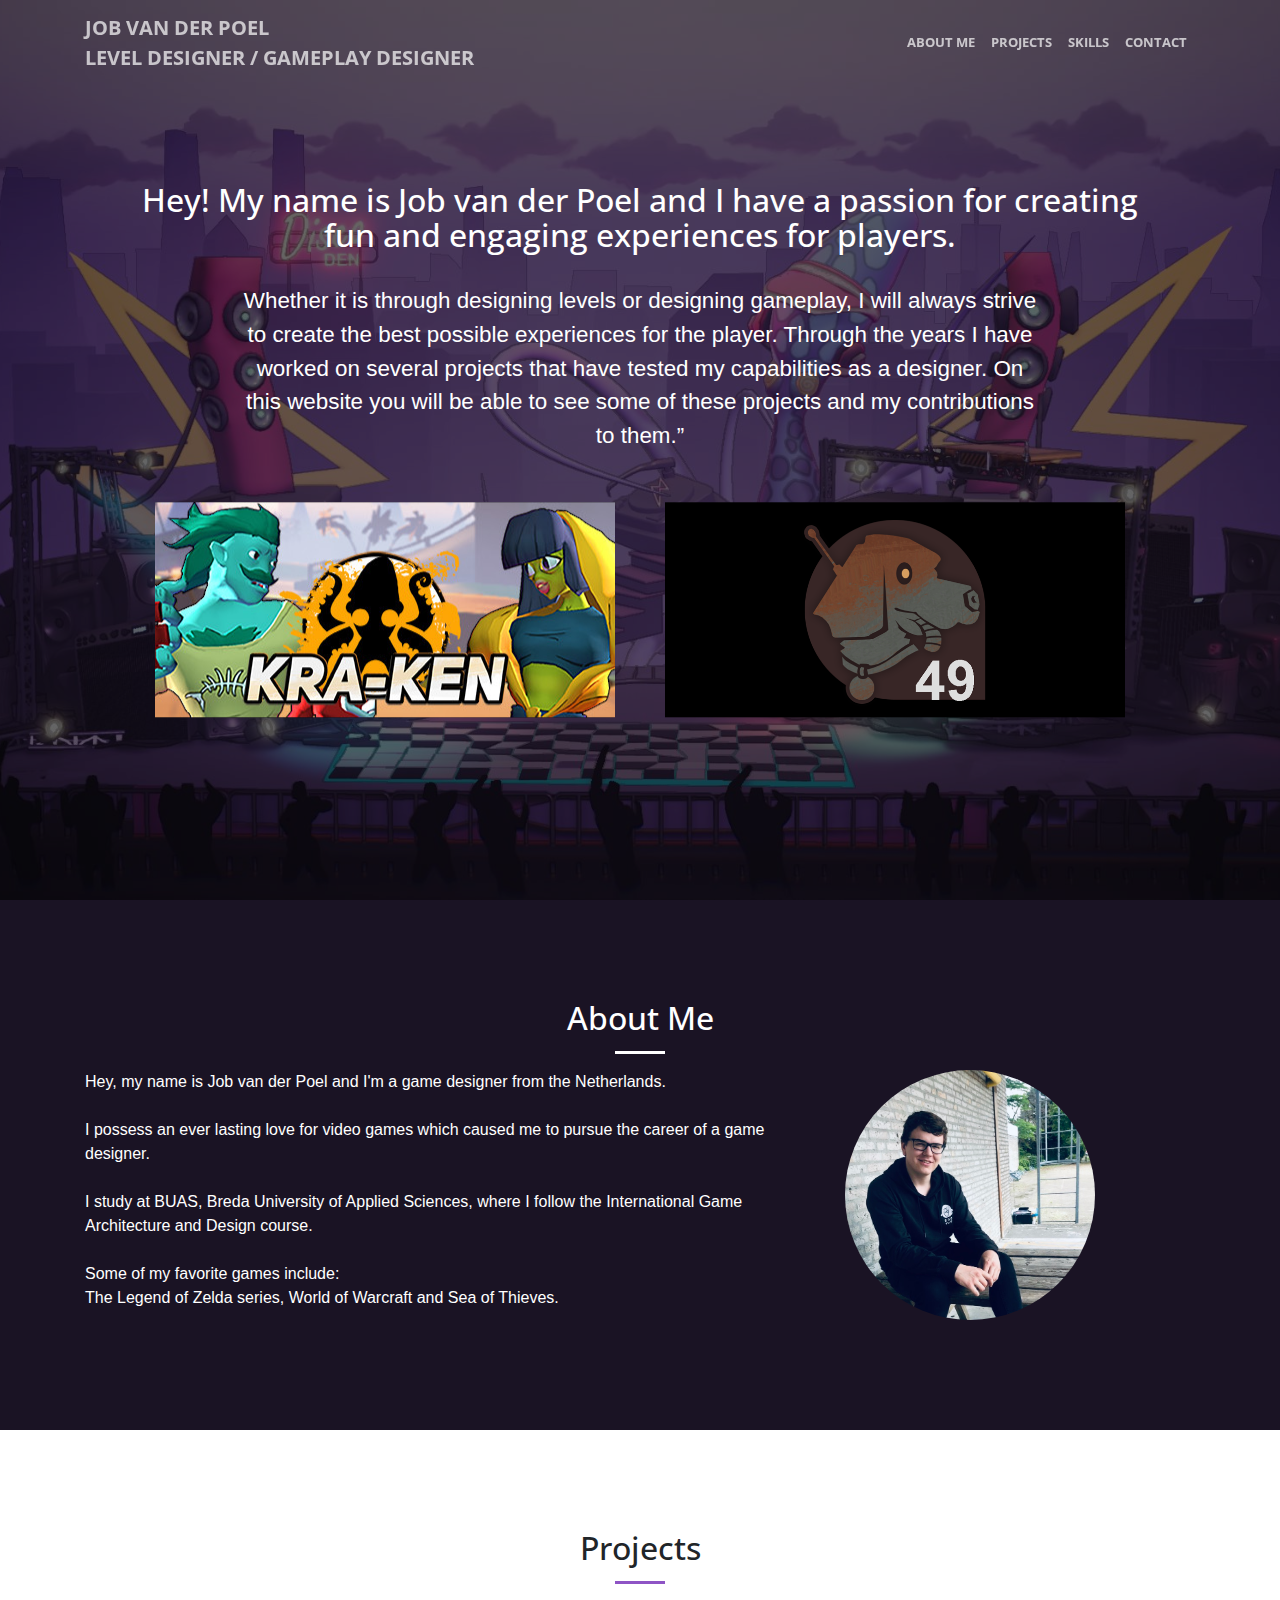
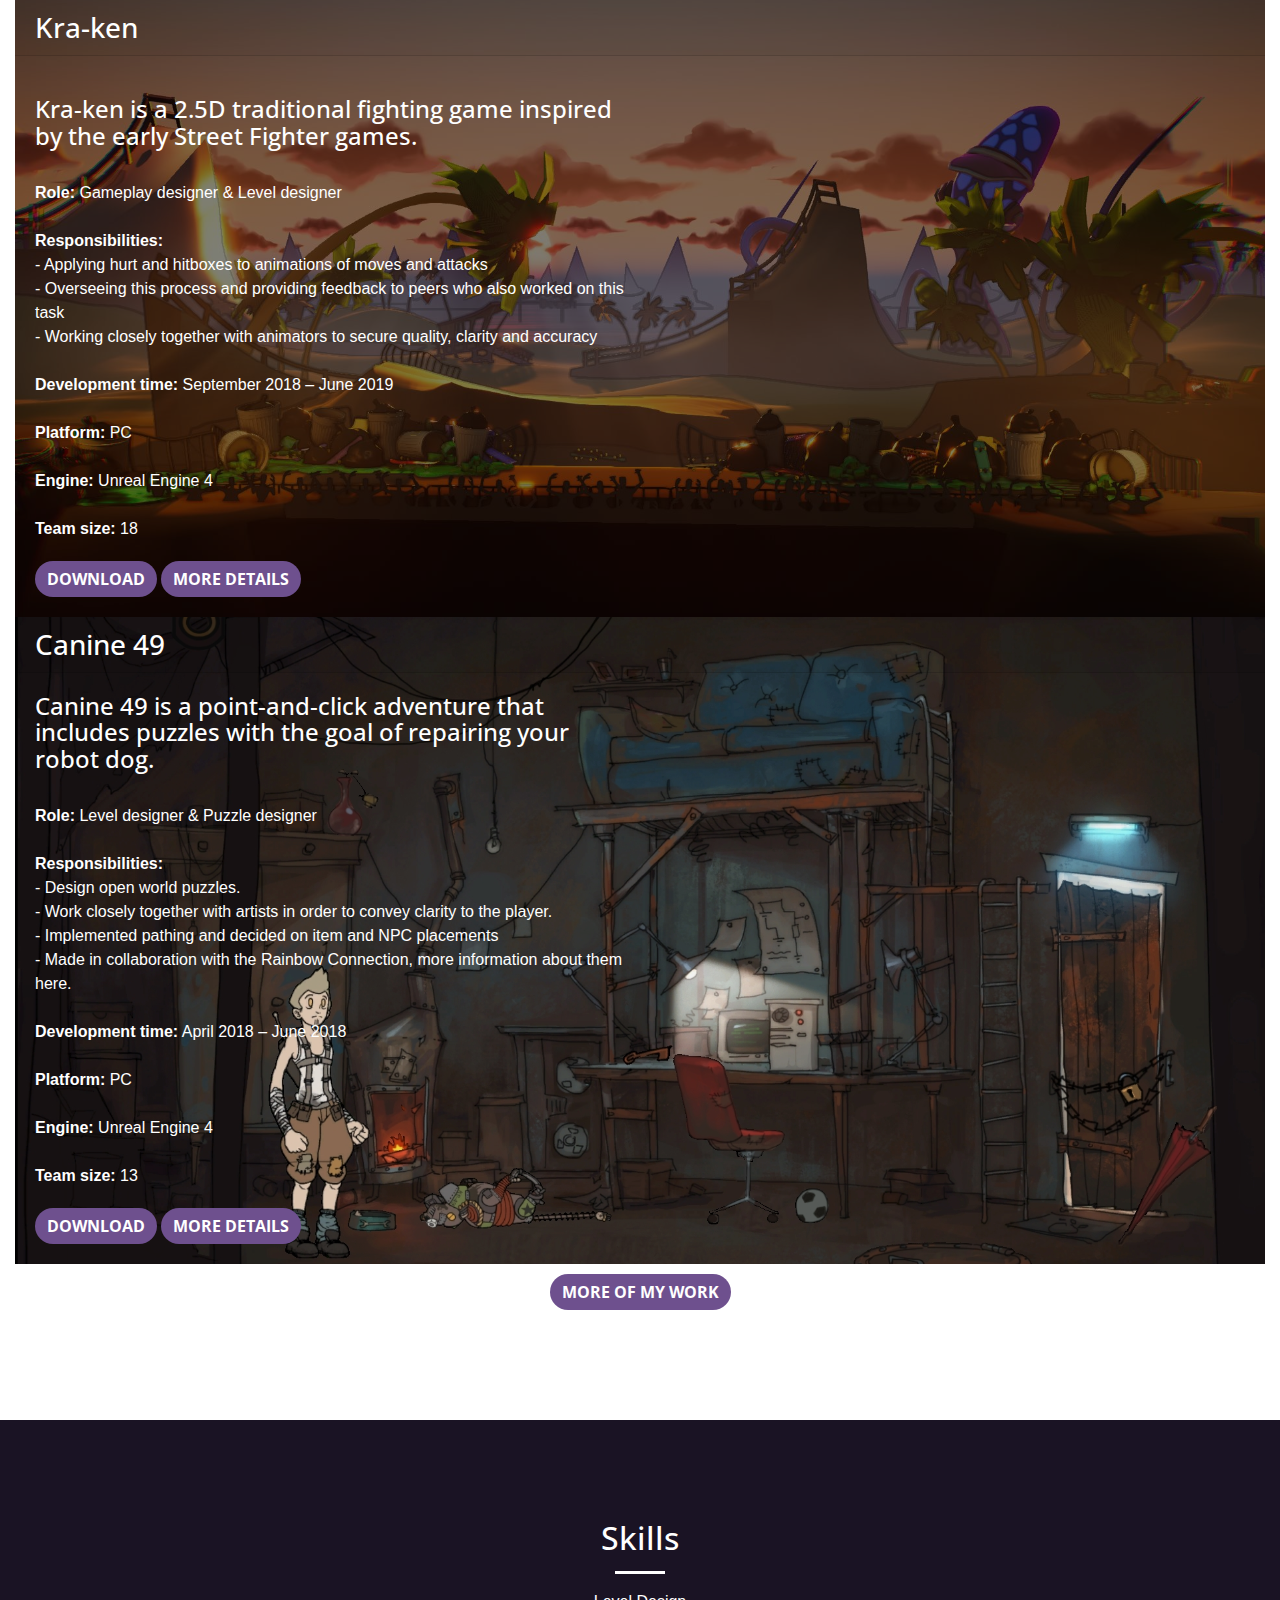
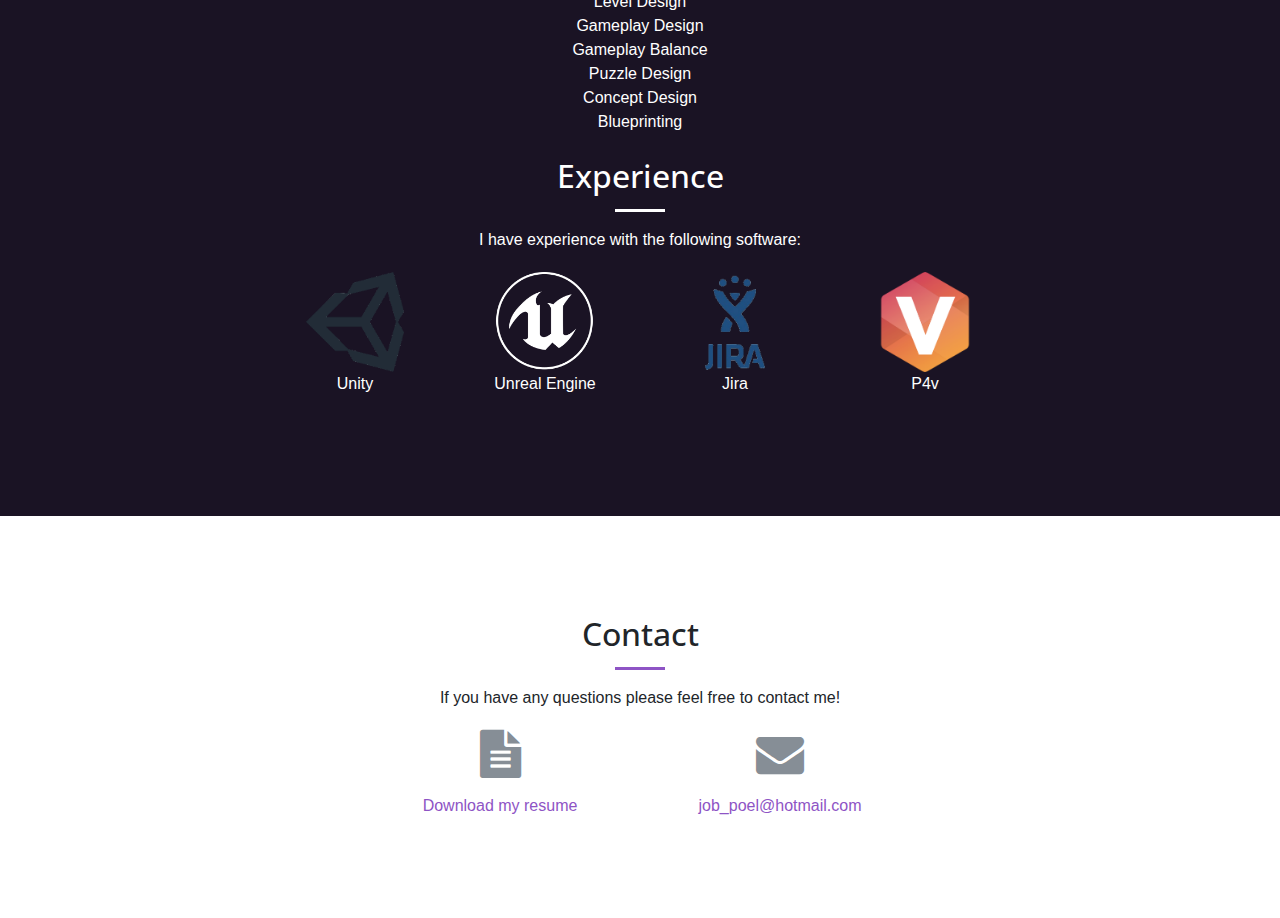
<file: index.html>
<!doctype html>
<html lang="en">

<head>

    <meta charset="utf-8">
    <meta name="viewport" content="width=device-width, initial-scale=1, shrink-to-fit=no">
    <meta name="description" content="">
    <meta name="author" content="">

    <title>Job van der Poel - Developer</title>

    <!-- Bootstrap core CSS -->
    <link href="vendor/bootstrap/css/bootstrap.min.css" rel="stylesheet">

    <!-- Custom fonts for this template -->
    <link href="vendor/font-awesome/css/font-awesome.min.css" rel="stylesheet" type="text/css">
    <link href='https://fonts.googleapis.com/css?family=Open+Sans:300italic,400italic,600italic,700italic,800italic,400,300,600,700,800' rel='stylesheet' type='text/css'>
    <link href='https://fonts.googleapis.com/css?family=Merriweather:400,300,300italic,400italic,700,700italic,900,900italic' rel='stylesheet' type='text/css'>

    <!-- Plugin CSS -->
    <link href="vendor/magnific-popup/magnific-popup.css" rel="stylesheet">

    <link href="index.min.css" rel="stylesheet">

    <!-- Custom styles for this template -->
    <link href="css/creative.css" rel="stylesheet">

    <!-- Icon style sheet -->
    <link rel="stylesheet" href="https://cdnjs.cloudflare.com/ajax/libs/font-awesome/4.7.0/css/font-awesome.min.css">
    <link rel="shortcut icon" type="image/x-icon" href="favicon.ico" />

</head>

<body id="page-top">

    <!-- Navigation -->
    <nav class="navbar navbar-expand-lg navbar-light fixed-top" id="mainNav">
        <div class="container">
            <a class="navbar-brand js-scroll-trigger" href="#page-top">Job van der Poel<br/>Level designer / gameplay designer</a>
            <button class="navbar-toggler navbar-toggler-right" type="button" data-toggle="collapse" data-target="#navbarResponsive" aria-controls="navbarResponsive" aria-expanded="false" aria-label="Toggle navigation">
                <span class="navbar-toggler-icon"></span>
            </button>
            <div class="collapse navbar-collapse" id="navbarResponsive">
                <ul class="navbar-nav ml-auto">
                    <li class="nav-item">
                        <a class="nav-link js-scroll-trigger" href="#about">About me</a>
                        <li class="nav-item">
                            <a class="nav-link js-scroll-trigger" href="#projects">Projects</a>
                        </li>
                        <li class="nav-item">
                            <a class="nav-link js-scroll-trigger" href="#skills">Skills</a>
                        </li>
                        <li class="nav-item">
                            <a class="nav-link js-scroll-trigger" href="#contact">Contact</a>
                        </li>
                </ul>
            </div>
        </div>
    </nav>

    <header class="masthead">
        <div class="header-content">
            <div class="header-content-inner">
                <h2>Hey! My name is Job van der Poel and I have a passion for creating fun and engaging experiences for players.</h2><br/>
                <p class="header-content-inner-text">
                    
                    Whether it is through designing levels or designing gameplay, I will always strive to create the best possible
                    experiences for the player.
                    Through the years I have worked on several projects that have tested my capabilities as a designer. On this website you
                    will be able to see some of these projects and my contributions to them.”
                </p>
                <div class="header-content-inner-icons">
                    <div class="header-content-inner-icons-icon">
                        <a href="/projects/kraken.html">
                            <img src="img/portfolio/icons/KrakenIcon.jpg" alt="" class="icon">
                        </a>
                    </div>
                    <div class="header-content-inner-icons-icon">
                        <a style="display: inline-block; width: 100%; height: 100%;" href="/projects/canine.html">
                            <img src="img/portfolio/icons/Canine49Icon.png" alt="" class="icon">
                        </a>
                    </div>
                </div>
            </div>
        </div>
    </header>

    <section class="bg-primary" id="about">
        <div class="container">
            <div class="row">
                <div class="col-lg-8 mx-auto text-center">
                    <h2 class="section-heading text-white">About Me</h2>
                    <hr class="light">
                </div>
            </div>
            <div class="row">
              <div class="col-md-8">
                  <p class="text-white">Hey, my name is Job van der Poel and I'm a game designer from the Netherlands.
                      <br>
                      <br> I possess an ever lasting love for video games which caused me to pursue the career of a game designer.
                      <br>
                      <br> I study at BUAS, Breda University of Applied Sciences, where I follow the International Game Architecture and Design course.
                      <br>
                      <br> Some of my favorite games include:
                      <br> The Legend of Zelda series, World of Warcraft and Sea of Thieves.</p>
              </div>
              <div class="col-md-4">
                  <div class="img-me"></div>
              </div>
            </div>
        </div>
    </section>
    <section id="projects" class="container-fluid">

        <div class="container">
            <div class="row">
                <div class="col-lg-12 text-center">
                    <h2 class="section-heading">Projects</h2>
                    <hr class="primary">
                </div>
            </div>
        </div>


      <div class="accordion" id="accordionExample">

        <div class="card project1">
          <div class="card-header">
            <h3 data-toggle="collapse">Kra-ken</h3>
          </div>
      
          <div id="collapse1" class="collapse show">
            <div class="card-body">
              <div class="row">
                <div class="col-md-6">
                  <p>
                    <h4>Kra-ken is a 2.5D traditional fighting game inspired by the early Street Fighter games. </h4><br/>
                    <b>Role:</b> Gameplay designer & Level designer <br/><br />
                    <b>Responsibilities:</b><br/>
                    - Applying hurt and hitboxes to animations of moves and attacks </br>
                    - Overseeing this process and providing feedback to peers who also worked on this task </br>
                    - Working closely together with animators to secure quality, clarity and accuracy </br><br />
                    <b>Development time:</b> September 2018 – June 2019<br/><br />
                    <b>Platform:</b> PC <br/><br />
                    <b>Engine:</b> Unreal Engine 4<br/><br />
                    <b>Team size:</b> 18
                  </p>
                  <a class="btn btn-primary" href="https://store.steampowered.com/app/1105560" target="_blank">download</a>
                  <a class="btn btn-primary" href="projects/kraken.html" target="_blank">more details</a>
                </div>
                <div class="col-md-6">
                  <iframe style="width: 100%" height="500" src="https://www.youtube-nocookie.com/embed/xLhc5JPQ5pY" frameborder="0" allow="accelerometer; autoplay; encrypted-media; gyroscope; picture-in-picture" allowfullscreen></iframe>
                </div>
              </div>
            </div>
          </div>
        </div>
        <div class="card project2">
          <div class="card-header">
            <h3 class="collapsed" >Canine 49</h3>
          </div>
          <div id="collapse2" class="collapse show">
            <div class="card-body">
              <div class="row">
                <div class="col-md-6">
                  <h4>Canine 49 is a point-and-click adventure that includes puzzles with the goal of repairing your robot dog.</h4><br/>
                  <p>
                    <b>Role:</b> Level designer & Puzzle designer <br/><br/>
                    <b>Responsibilities:</b><br/>
                        - Design open world puzzles. <br/>
                        - Work closely together with artists in order to convey clarity to the player. <br/>
                        - Implemented pathing and decided on item and NPC placements <br/>
                        - Made in collaboration with the Rainbow Connection, more information about them here. <br/><br/>
                    <b>Development time:</b> April 2018 – June 2018<br/><br/>
                    <b>Platform:</b> PC <br/><br/>
                    <b>Engine:</b> Unreal Engine 4<br/><br/>
                    <b>Team size:</b> 13
                  </p>
                  <a class="btn btn-primary" href="https://igad.itch.io/canine-49" target="_blank">download</a>
                  <a class="btn btn-primary" href="projects/canine.html" target="_blank">more details</a>

                </div>
                <div class="col-md-6">
                  <iframe style="width: 100%" height="500" src="https://www.youtube-nocookie.com/embed/UAegbnj9N50" frameborder="0" allow="accelerometer; autoplay; encrypted-media; gyroscope; picture-in-picture" allowfullscreen></iframe>
                </div>
              </div>
            </div>
          </div>
        </div>
      </div>
      <div style="text-align: center"><a style="margin: 10px" class="btn btn-primary" href="/projects.html">More of my work</a></div>
    </section>
    <section id="skills" class="bg-primary">
        <div class="container">
            <div class="row">
                <div class="col-lg-8 mx-auto text-center">
                    <h2 class="section-heading text-white"> Skills</h2>
                    <hr class="light">
                    <ul class="list-group text-white">
                        <li>Level Design </li>
                        <li>Gameplay Design</li>
                        <li>Gameplay Balance</li>
                        <li>Puzzle Design</li>
                        <li>Concept Design</li>
                        <li>Blueprinting</li>
                    </ul>
                </div>
            </div>
        </div>
        <br>
        <div class="container">
            <div class="row">
                <div class="col-lg-8 mx-auto text-center">
                    <h2 class="section-heading text-white">Experience</h2>
                    <hr class="light">
                    <p class="text-white">I have experience with the following software:</p>
                    <div class="row">
                        <div class="col">
                            <img class="softwareImg" src="img/portfolio/icons/Unity.png" />
                            <p class="text-white">Unity</p>
                        </div> 
                        <div class="col">
                            <img class="softwareImg" src="img/portfolio/icons/UE4.png" />
                            <p class="text-white">Unreal Engine</p>
                        </div>
                        <div class="col">
                            <img class="softwareImg" src="img/portfolio/icons/Jira.png" />
                            <p class="text-white">Jira</p>
                        </div>
                        <div class="col">
                            <img class="softwareImg" src="img/portfolio/icons/P4V.png" />
                            <p class="text-white">P4v</p>
                        </div>    
                    </div>
                </div>
            </div>
        </div>
    </section>

    <section id="contact">
        <div class="container">
            <div class="row">
                <div class="col-lg-8 mx-auto text-center">
                    <h2 class="section-heading">Contact</h2>
                    <hr class="primary">
                    <p>If you have any questions please feel free to contact me!</p>
                </div>
            </div>
            <div class="row text-center">
                <div class="col-lg-6 text-right">
                  <div class="text-center" style="width:250px;float:right">
                      <i class="fa fa-file-text fa-3x mb-3 text-muted"></i>
                      <a class="d-block" target="_blank" href="documents/CV.pdf">Download my resume</a>
                  </div>
                </div>
                <div class="col-lg-6 text-left">
                  <div class="text-center" style="width:250px">
                      <i class="fa fa-envelope fa-3x mb-3 text-muted"></i>
                      <a class="d-block" href="job_poel@hotmail.com">job_poel@hotmail.com</a>
                  </div>
                </div>
              </div>
        </div>
    </section>

    <!-- Bootstrap core JavaScript -->
    <script src="vendor/jquery/jquery.min.js"></script>
    <script src="vendor/popper/popper.min.js"></script>
    <script src="vendor/bootstrap/js/bootstrap.min.js"></script>

    <!-- Plugin JavaScript -->
    <script src="vendor/jquery-easing/jquery.easing.min.js"></script>
    <script src="vendor/scrollreveal/scrollreveal.min.js"></script>
    <script src="vendor/magnific-popup/jquery.magnific-popup.min.js"></script>

    <!-- Custom scripts for this template -->
    <script src="js/creative.js"></script>

</body>

</html>
</file>
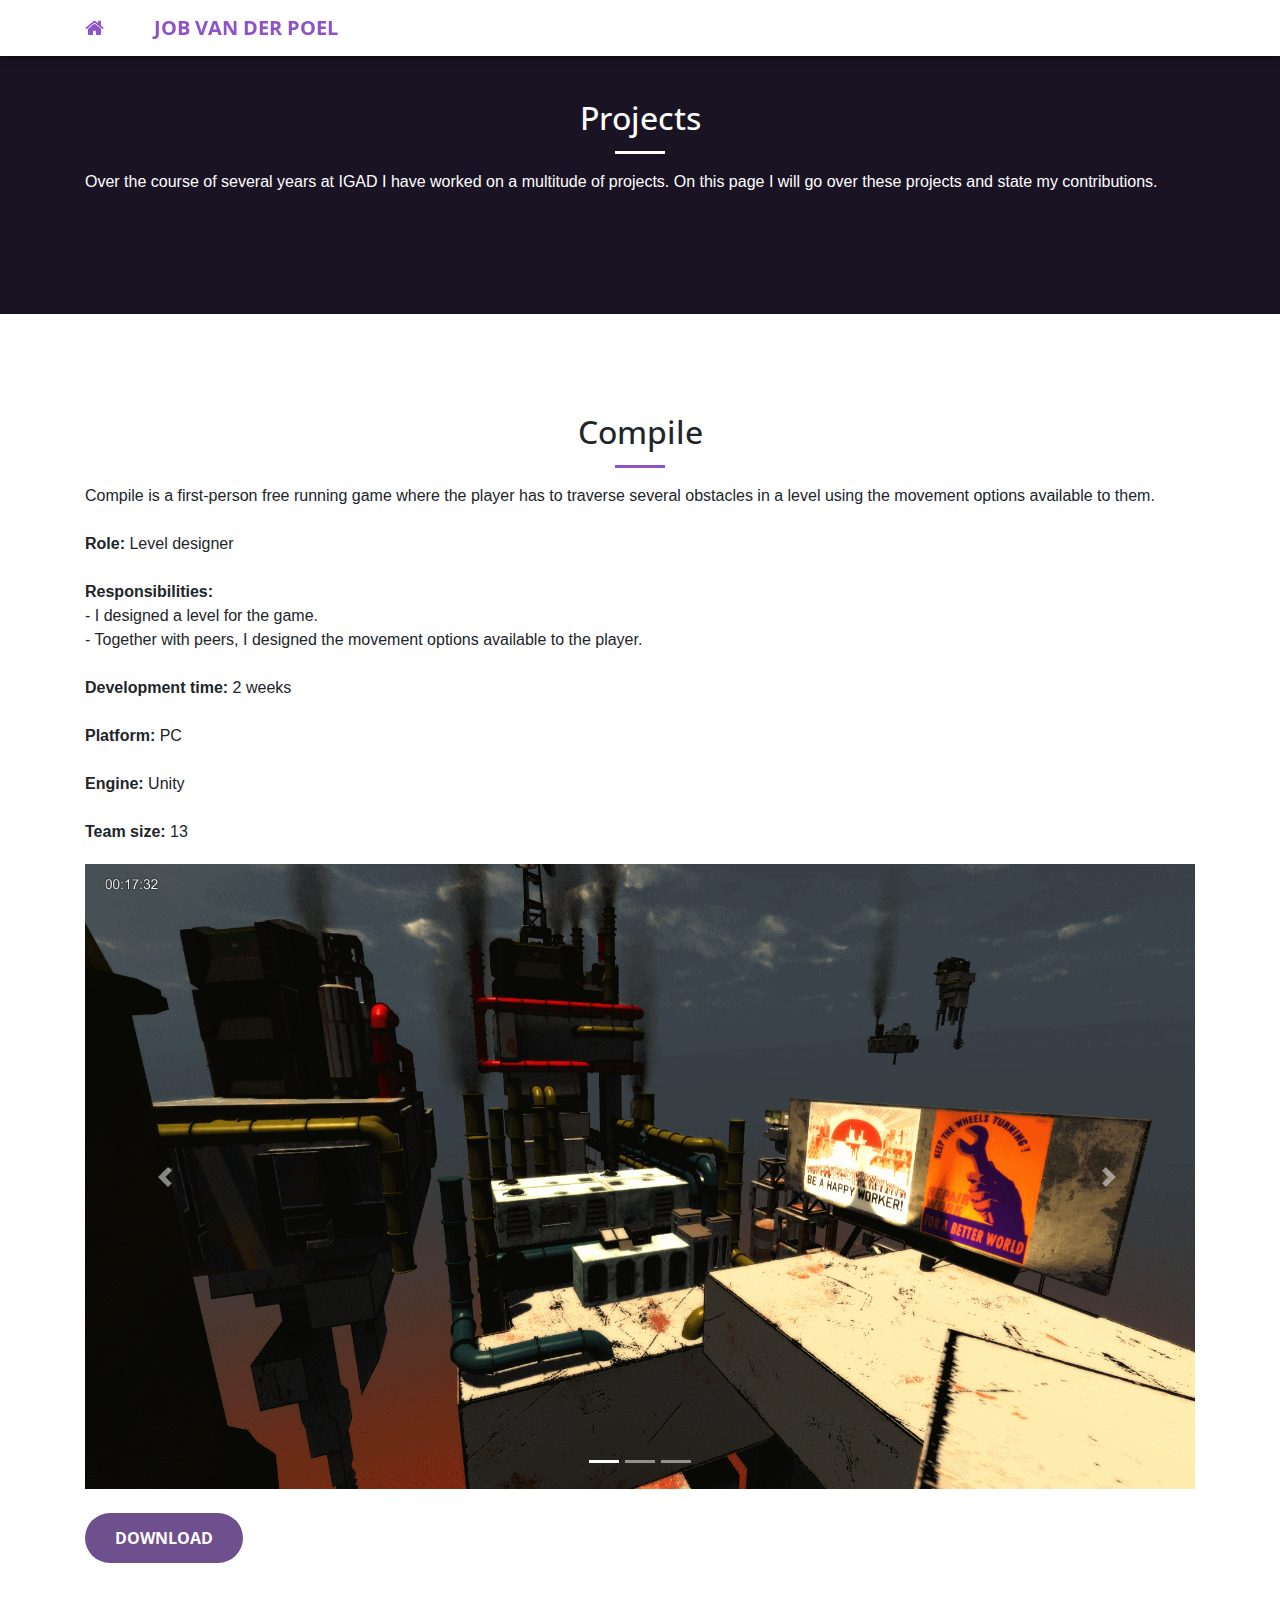
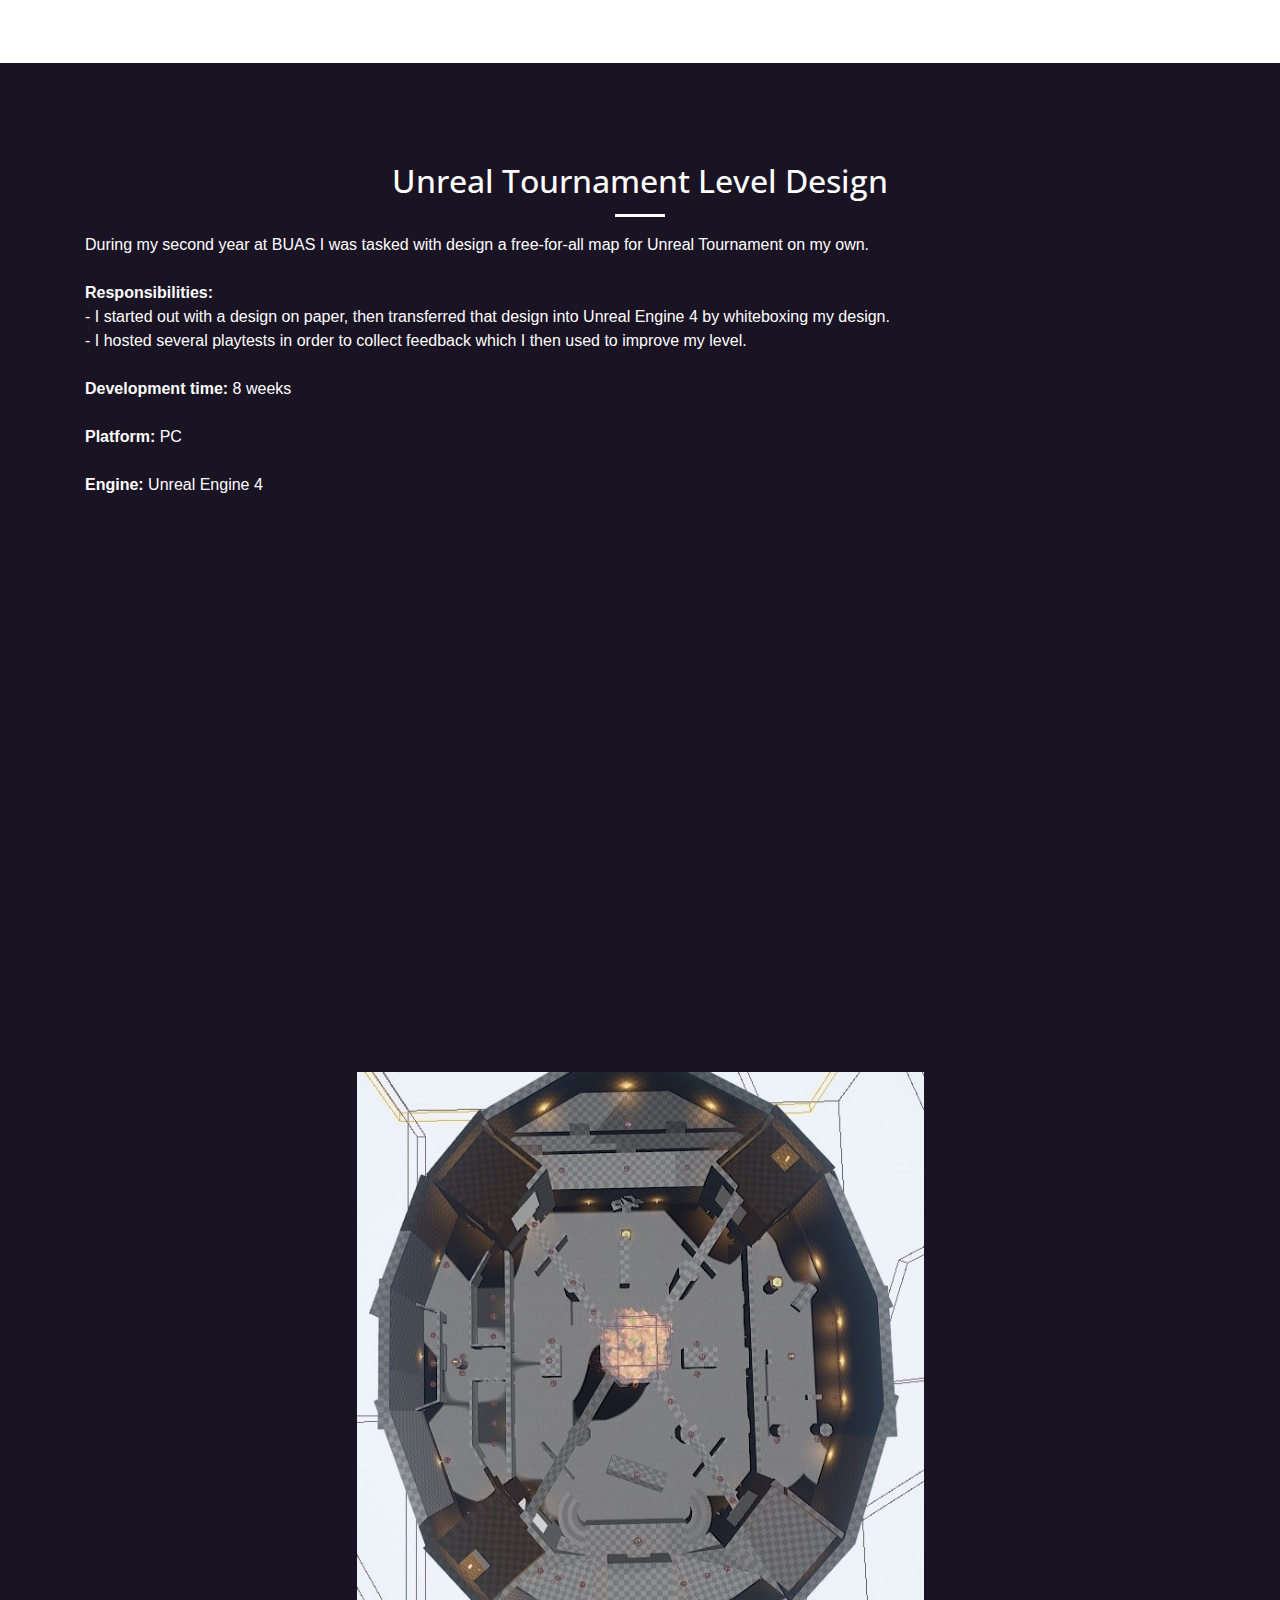
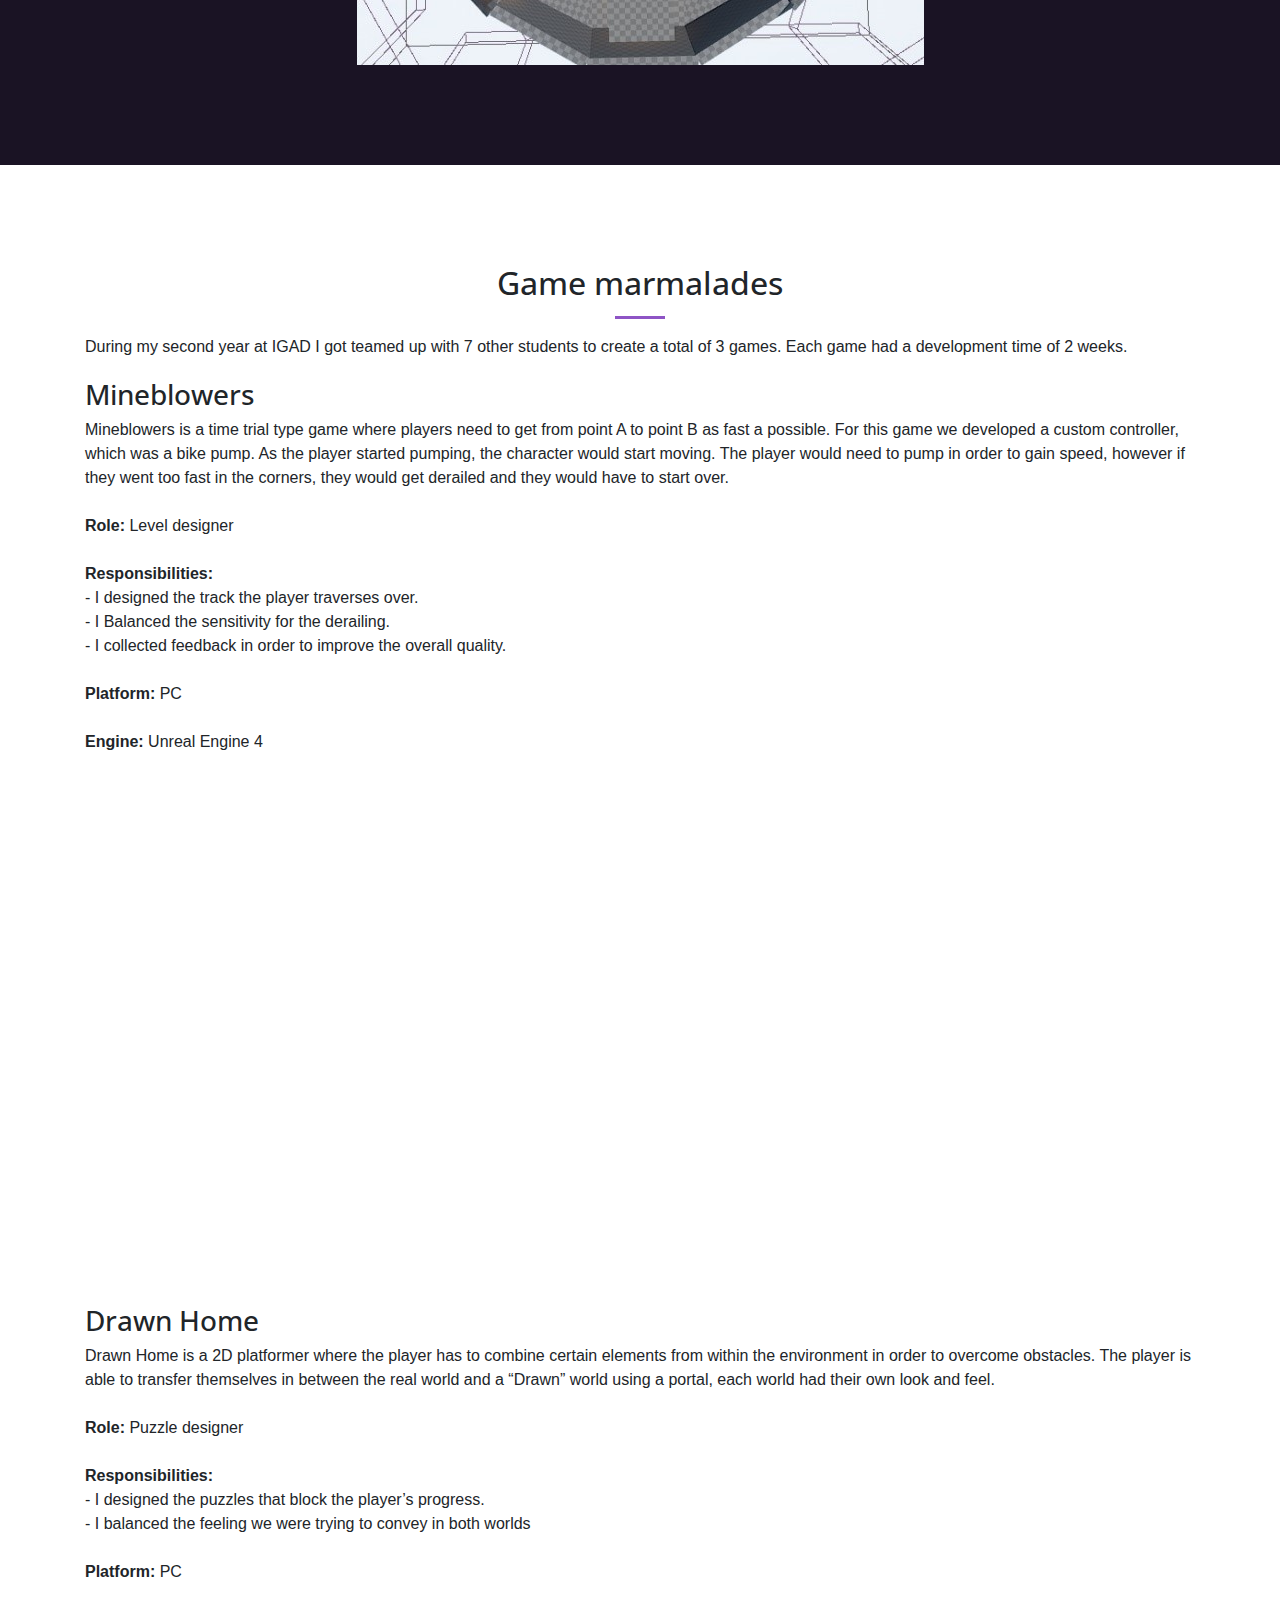
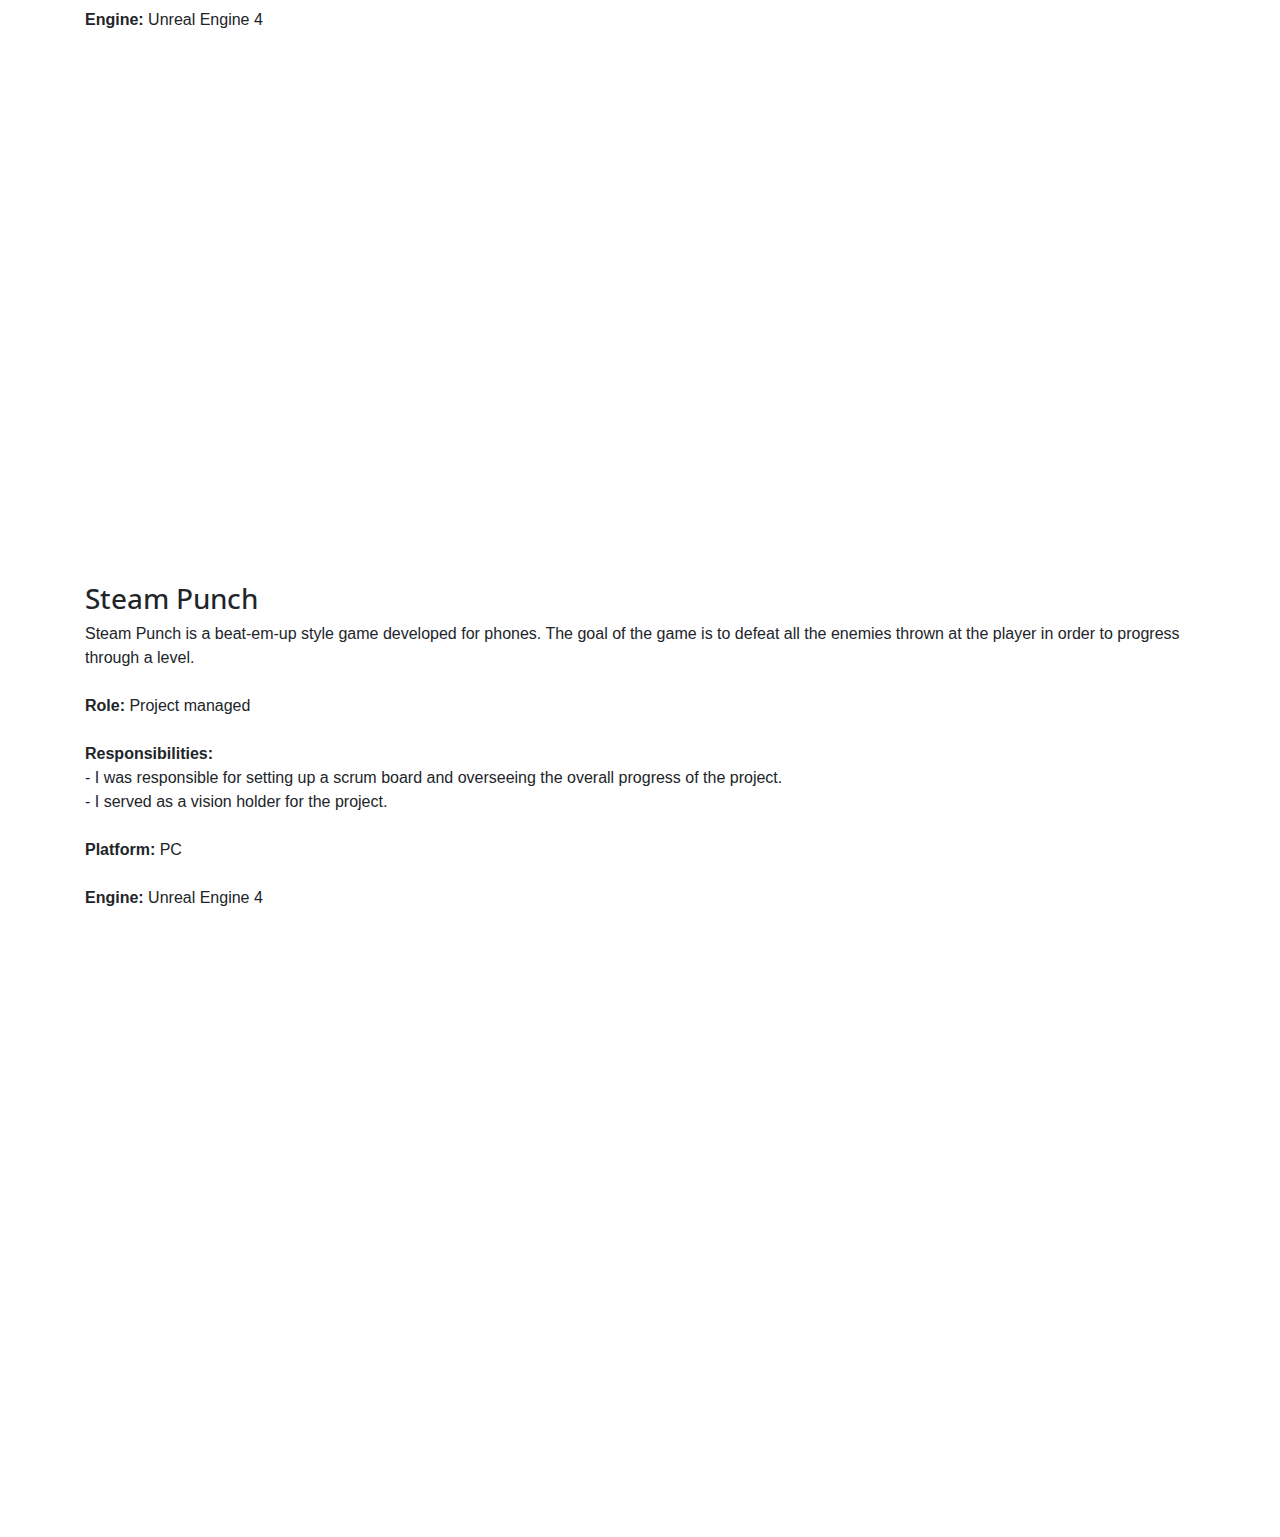
<file: projects.html>
<!DOCTYPE html>
<html lang="en">
<head>
    <meta charset="utf-8">
    <meta name="viewport" content="width=device-width, initial-scale=1, shrink-to-fit=no">
    <meta name="description" content="">
    <meta name="author" content="">

    <title>Job van der Poel - Projects</title>

    <!-- Bootstrap core CSS -->
    <link href="vendor/bootstrap/css/bootstrap.min.css" rel="stylesheet">

    <!-- Custom fonts for this template -->
    <link href="vendor/font-awesome/css/font-awesome.min.css" rel="stylesheet" type="text/css">
    <link
        href='https://fonts.googleapis.com/css?family=Open+Sans:300italic,400italic,600italic,700italic,800italic,400,300,600,700,800'
        rel='stylesheet' type='text/css'>
    <link
        href='https://fonts.googleapis.com/css?family=Merriweather:400,300,300italic,400italic,700,700italic,900,900italic'
        rel='stylesheet' type='text/css'>

    <!-- Plugin CSS -->
    <link href="vendor/magnific-popup/magnific-popup.css" rel="stylesheet">

    <link href="index.css" rel="stylesheet">

    <!-- Custom styles for this template -->
    <link href="css/creative.css" rel="stylesheet">

    <!-- Icon style sheet -->
    <link rel="stylesheet" href="https://cdnjs.cloudflare.com/ajax/libs/font-awesome/4.7.0/css/font-awesome.min.css">
    <link rel="shortcut icon" type="image/x-icon" href="favicon.ico" />
</head>
<body>
        <!-- Navigation -->
    <nav class="navbar navbar-expand-lg navbar-light fixed-top" id="projectsNav">
        <div id="projects-container" class="container">
            <a class="navbar-brand" style="margin-right: 50px" href="/"><i class="fa fa-home"></i></a>
            <a class="navbar-brand" href="/">Job van der Poel</a>
            <button class="navbar-toggler navbar-toggler-right" type="button" data-toggle="collapse"
                data-target="#navbarResponsive" aria-controls="navbarResponsive" aria-expanded="false"
                aria-label="Toggle navigation">
                <span class="navbar-toggler-icon"></span>
            </button>
            <div class="collapse navbar-collapse" id="navbarResponsive">
                <ul class="navbar-nav ml-auto">
                </ul>
            </div>
        </div>
    </nav>
    <section class="bg-primary" id="about">
        <div class="container">
            <div class="row">
                <div class="col-lg-8 mx-auto text-center">
                    <h2 class="section-heading text-white">Projects</h2>
                    <hr class="light">
                </div>
            </div>
            <div class="row">
                <div class="col-md-12">
                    <p class="text-white">
                        Over the course of several years at IGAD I have worked on a multitude of projects. 
                        On this page I will go over these projects and state my contributions.
                    </p>
                </div>
            </div>
        </div>
    </section>
    <!-- Compile -->
    <section id="compile">
        <div class="container">
            <div class="row">
                <div class="col-lg-8 mx-auto text-center">
                    <h2 class="section-heading">Compile</h2>
                    <hr class="primary">
                </div>
            </div>
            <div class="row">
                <div class="col-md-12">
                    <p>
                        Compile is a first-person free running game where the player has to traverse several obstacles in a level using the
                        movement options available to them.<br/><br/>
                        <b>Role:</b> Level designer<br/><br/>
                        <b>Responsibilities: </b><br/>
                            - I designed a level for the game. <br/>
                            - Together with peers, I designed the movement options available to the player. <br/><br/>
                        <b>Development time:</b> 2 weeks<br/><br/>
                        <b>Platform:</b> PC <br/><br/>
                        <b>Engine:</b> Unity<br/><br/>
                        <b>Team size:</b> 13
                    </p>
                    <div id="carouselExampleIndicators" class="carousel slide" data-ride="carousel">
                        <ol class="carousel-indicators">
                            <li data-target="#carouselExampleIndicators" data-slide-to="0" class="active"></li>
                            <li data-target="#carouselExampleIndicators" data-slide-to="1"></li>
                            <li data-target="#carouselExampleIndicators" data-slide-to="2"></li>
                        </ol>
                        <div class="carousel-inner">
                            <div class="carousel-item active">
                                <img src="/img/portfolio/projects/compile/compile-1.png" class="d-block w-100" alt="...">
                            </div>
                            <div class="carousel-item">
                                <img src="/img/portfolio/projects/compile/compile-2.png" class="d-block w-100" alt="...">
                            </div>
                            <div class="carousel-item">
                                <img src="/img/portfolio/projects/compile/compile-3.png" class="d-block w-100" alt="...">
                            </div>
                        </div>
                        <a class="carousel-control-prev" href="#carouselExampleIndicators" role="button" data-slide="prev">
                            <span class="carousel-control-prev-icon" aria-hidden="true"></span>
                            <span class="sr-only">Previous</span>
                        </a>
                        <a class="carousel-control-next" href="#carouselExampleIndicators" role="button" data-slide="next">
                            <span class="carousel-control-next-icon" aria-hidden="true"></span>
                            <span class="sr-only">Next</span>
                        </a>
                    </div>
                    <br/>
                    <a class="btn btn-primary btn-xl js-scroll-trigger" href="https://www.utomik.com/games/compile/">DOWNLOAD</a>
                </div>
            </div>
        </div>
    </section>

    <!-- Unreal Tournament Level Design -->
    <section id="unreal_tournament_level_design" class="bg-primary">
        <div class="container">
            <div class="row">
                <div class="col-lg-8 mx-auto text-center">
                    <h2 class="section-heading text-white">Unreal Tournament Level Design</h2>
                    <hr class="light">
                </div>
            </div>
            <div class="row">
                <div class="col-md-12">
                    <p class="text-white">
                        During my second year at BUAS I was tasked with design a free-for-all map for Unreal Tournament on my own.<br/><br/>
                        <b>Responsibilities: </b><br />
                        - I started out with a design on paper, then transferred that design into Unreal Engine 4 by whiteboxing my design. <br />
                        - I hosted several playtests in order to collect feedback which I then used to improve my level. <br /><br />
                        <b>Development time:</b> 8 weeks<br /><br />
                        <b>Platform:</b> PC <br /><br />
                        <b>Engine:</b> Unreal Engine 4<br /><br />
                    </p>
                    <iframe style="width: 100%" height="500" src="https://www.youtube-nocookie.com/embed/Wo6WabCJnMk" frameborder="0" allow="accelerometer; autoplay; encrypted-media; gyroscope; picture-in-picture" allowfullscreen></iframe>
                    <br/>
                    <br/>
                    <img style="max-width: 100%; display: block; margin: auto" src="/img/portfolio/projects/unreal/Arena.jpg" />
                </div>
            </div>
        </div>
    </section>
    <!-- Game marmalades -->
    <section id="game_marmalades">
        <div class="container">
            <div class="row">
                <div class="col-lg-8 mx-auto text-center">
                    <h2 class="section-heading">Game marmalades</h2>
                    <hr class="primary">
                </div>
            </div>
            <div class="row">
                <div class="col-md-12">
                    <p>
                        During my second year at IGAD I got teamed up with 7 other students to create a total of 3 games. Each game had a
                        development time of 2 weeks.
                    </p>
                    <h3 class="section-heading">Mineblowers</h3>
                        <p>
                            Mineblowers is a time trial type game where players need to get from point A to point B as fast a possible. For this
                            game we developed a custom controller, which was a bike pump. As the player started pumping, the character would start
                            moving. The player would need to pump in order to gain speed, however if they went too fast in the corners, they would
                            get derailed and they would have to start over.<br/><br/>
                            <b>Role:</b> Level designer<br /><br />
                            <b>Responsibilities: </b><br />
                            - I designed the track the player traverses over.<br />
                            - I Balanced the sensitivity for the derailing.<br />
                            - I collected feedback in order to improve the overall quality.<br /><br />
                            <b>Platform:</b> PC <br /><br />
                            <b>Engine:</b> Unreal Engine 4
                        </p>
                    <iframe style="width: 100%" height="500" src="https://www.youtube-nocookie.com/embed/fRexIfqbbsk" frameborder="0" allow="accelerometer; autoplay; encrypted-media; gyroscope; picture-in-picture" allowfullscreen></iframe>
                    <br/>
                    <br/>
                    <h3 class="section-heading">Drawn Home</h3>
                        <p>
                            Drawn Home is a 2D platformer where the player has to combine certain elements from within the environment in order to
                            overcome obstacles. The player is able to transfer themselves in between the real world and a “Drawn” world using a
                            portal, each world had their own look and feel.<br /><br />
                            <b>Role:</b> Puzzle designer<br /><br />
                            <b>Responsibilities: </b><br />
                            - I designed the puzzles that block the player’s progress.<br />
                            - I balanced the feeling we were trying to convey in both worlds<br /><br />
                            <b>Platform:</b> PC <br /><br />
                            <b>Engine:</b> Unreal Engine 4
                        </p>
                    <iframe style="width: 100%" height="500" src="https://www.youtube-nocookie.com/embed/FfpReYHFdcM" frameborder="0" allow="accelerometer; autoplay; encrypted-media; gyroscope; picture-in-picture" allowfullscreen></iframe>
                    <br/>
                    <br/>
                    <h3 class="section-heading">Steam Punch</h3>
                    <p>
                        Steam Punch is a beat-em-up style game developed for phones. The goal of the game is to defeat all the enemies thrown at
                        the player in order to progress through a level.<br /><br />
                        <b>Role:</b> Project managed<br /><br />
                        <b>Responsibilities: </b><br />
                        - I was responsible for setting up a scrum board and overseeing the overall progress of the project.<br />
                        - I served as a vision holder for the project.<br /><br />
                        <b>Platform:</b> PC <br /><br />
                        <b>Engine:</b> Unreal Engine 4
                    </p>
                    <iframe style="width: 100%" height="500" src="https://www.youtube-nocookie.com/embed/BiOmNFta-R4" frameborder="0" allow="accelerometer; autoplay; encrypted-media; gyroscope; picture-in-picture" allowfullscreen></iframe>
                </div>
            </div>
        </div>
    </section>

    <!-- Bootstrap core JavaScript -->
    <script src="vendor/jquery/jquery.min.js"></script>
    <script src="vendor/popper/popper.min.js"></script>
    <script src="vendor/bootstrap/js/bootstrap.min.js"></script>
    
    <!-- Plugin JavaScript -->
    <script src="vendor/jquery-easing/jquery.easing.min.js"></script>
    <script src="vendor/scrollreveal/scrollreveal.min.js"></script>
    <script src="vendor/magnific-popup/jquery.magnific-popup.min.js"></script>
    
    <!-- Custom scripts for this template -->
    <script src="js/creative.js"></script>
</body>
</html>
</file>
<file: index.css>
.list-group {
  list-style: none;
}

* {
  -webkit-transition: none !important;
  transition: none !important;
}

.list-bullet {
  list-style: initial;
  max-width: 120px;
  margin: auto;
}

.list-bullet li {
  text-align: left;
}

.img-me {
  height: 250px;
  width: 250px;
  background: url(/img/Me.jpg);
  border-radius: 50%;
  background-size: cover;
  background-position: center top;
}

header.masthead {
  background-image: url("img/header.jpg") !important;
  background-color: rgba(0, 0, 0, 0.3) !important;
  background-size: cover;
  background-blend-mode: multiply;
  background-attachment: fixed;
}

header.masthead .header-content .header-content-inner p {
  font-weight: normal !important;
  font-style: italic;
}

.greenIcon {
  color: green;
}

.grayIcon {
  color: gray;
}

section#projects div.card {
  border: none;
  border-radius: 0;
  color: white;
  background-size: cover !important;
  background-blend-mode: multiply;
  background-position: center !important;
}

section#projects div.card h3 {
  margin: 0;
  cursor: pointer;
  vertical-align: middle;
}

section#projects div.card h3 i.fa {
  float: right;
}

section#projects div.card.project1 {
  background: url("img/portfolio/thumbnails/thumbnail_1.jpg");
  background-color: rgba(0, 0, 0, 0.5);
}

section#projects div.card.project2 {
  background: url("img/portfolio/thumbnails/canine49.png");
  background-color: rgba(0, 0, 0, 0.05);
}

section#projects div.card.project3 {
  background: url("img/portfolio/thumbnails/Compile.png");
  background-color: rgba(0, 0, 0, 0.05);
}

.softwareImg {
  height: 100px;
}

/* Projects page */
#projectsNav {
  font-family: 'Open Sans', 'Helvetica Neue', Arial, sans-serif;
  text-transform: uppercase;
  font-size: 12px;
  font-weight: 700;
  background: white;
  -webkit-filter: drop-shadow(0 0 0.25rem black);
          filter: drop-shadow(0 0 0.25rem black);
}

#projectsNav a {
  color: #8e54c5;
}
/*# sourceMappingURL=index.css.map */
</file>
<file: index.min.css>
.list-group{list-style:none}*{-webkit-transition:none !important;transition:none !important}.list-bullet{list-style:initial;max-width:120px;margin:auto}.list-bullet li{text-align:left}.img-me{height:250px;width:250px;background:url(/img/Me.jpg);border-radius:50%;background-size:cover;background-position:center top}header.masthead{background-image:url("img/header.jpg") !important;background-color:rgba(0,0,0,0.6) !important;background-size:cover;background-blend-mode:multiply;background-attachment:fixed}.img-responsive{margin:5px 0;max-width:100%;height:auto}.header-content-inner-text{font-size:1.4rem !important}.header-content-inner-icons{display:-ms-grid;display:grid;-ms-grid-columns:(1fr)[12];grid-template-columns:repeat(12, 1fr);grid-gap:20px}.header-content-inner-icons-icon{grid-column:span 6;background-color:black;margin:auto;width:460px}@media screen and (max-width: 992px){.header-content-inner-icons-icon{grid-column:span 12}}@media screen and (max-width: 500px){.header-content-inner-icons-icon{max-width:250px !important}.header-content-inner-icons-icon img{max-width:100%;height:auto}}.header-content-inner-icons .icon{max-height:215px}.greenIcon{color:green}.grayIcon{color:gray}section#projects div.card{border:none;border-radius:0;color:white;background-size:cover !important;background-blend-mode:multiply;background-position:center !important}section#projects div.card h3{margin:0;cursor:pointer;vertical-align:middle}section#projects div.card h3 i.fa{float:right}section#projects div.card.project1{background:url("img/portfolio/thumbnails/thumbnail_1.jpg");background-color:rgba(0,0,0,0.5)}section#projects div.card.project2{background:url("img/portfolio/thumbnails/canine49.png");background-color:rgba(0,0,0,0.05)}section#projects div.card.project3{background:url("img/portfolio/thumbnails/Compile.png");background-color:rgba(0,0,0,0.05)}.softwareImg{height:100px}#projectsNav{font-family:'Open Sans', 'Helvetica Neue', Arial, sans-serif;text-transform:uppercase;font-size:12px;font-weight:700;background:white;-webkit-filter:drop-shadow(0 0 0.25rem black);filter:drop-shadow(0 0 0.25rem black)}#projectsNav a{color:#8e54c5}
</file>
<file: css/creative.css>
/*!
 * Start Bootstrap - Createive v4.0.0-beta (http://startbootstrap.com/template-overviews/creative)
 * Copyright 2013-2017 Start Bootstrap
 * Licensed under MIT (https://github.com/BlackrockDigital/startbootstrap-creative/blob/master/LICENSE)
 */
@import url('https://fonts.googleapis.com/css?family=Pacifico');

body,
html {
  width: 100%;
  height: 100%; }

hr {
  max-width: 50px;
  border-width: 3px;
  border-color: rgb(142, 84, 197); }

hr.light {
  border-color: white; }

a {
  color: rgb(142, 84, 197);
  -webkit-transition: all 0.2s;
  -moz-transition: all 0.2s;
  transition: all 0.2s; }
  a:focus, a:hover {
    color: rgb(142, 84, 197); }

h1,
h2,
h3,
h4,
h5,
h6 {
  font-family: 'Open Sans', 'Helvetica Neue', Arial, sans-serif; }

p {
  font-size: 16px;
  line-height: 1.5;
  margin-bottom: 20px; }

.bg-primary {
  background-color:rgb(26, 19, 36) !important; }

.bg-dark {
  color: white;
  background-color: #222222 !important; }

.text-faded {
  color: rgba(255, 255, 255, 0.7); }

section {
  padding: 100px 0; }

.section-heading {
  margin-top: 0; }

::-moz-selection {
  color: white;
  background: #222222;
  text-shadow: none; }

::selection {
  color: white;
  background: #222222;
  text-shadow: none; }

img::selection {
  color: white;
  background: transparent; }

img::-moz-selection {
  color: white;
  background: transparent; }

body {
  -webkit-tap-highlight-color: #222222; }

#mainNav {
  border-color: rgba(34, 34, 34, 0.05);
  background-color: white;
  font-family: 'Open Sans', 'Helvetica Neue', Arial, sans-serif;
  -webkit-transition: all 0.2s;
  -moz-transition: all 0.2s;
  transition: all 0.2s; }
  #mainNav .navbar-brand {
    font-weight: 700;
    text-transform: uppercase;
    color: rgb(142, 84, 197);
    font-family: 'Open Sans', 'Helvetica Neue', Arial, sans-serif; }
    #mainNav .navbar-brand:focus, #mainNav .navbar-brand:hover {
      color: rgb(142, 84, 197); }
  #mainNav .navbar-toggle {
    font-size: 12px;
    font-weight: 700;
    text-transform: uppercase;
    color: #222222; }
  #mainNav .navbar-nav > li.nav-item > a.nav-link:focus,
  #mainNav .navbar-nav > li.nav-item > a.nav-link {
    font-size: 13px;
    font-weight: 700;
    text-transform: uppercase;
    color: #222222; }
    #mainNav .navbar-nav > li.nav-item > a.nav-link:focus:hover,
    #mainNav .navbar-nav > li.nav-item > a.nav-link:hover {
      color: rgb(142, 84, 197); }
    #mainNav .navbar-nav > li.nav-item > a.nav-link:focus.active,
    #mainNav .navbar-nav > li.nav-item > a.nav-link.active {
      color: rgb(142, 84, 197) !important;
      background-color: transparent; }
      #mainNav .navbar-nav > li.nav-item > a.nav-link:focus.active:hover,
      #mainNav .navbar-nav > li.nav-item > a.nav-link.active:hover {
        background-color: transparent; }
  @media (min-width: 992px) {
    #mainNav {
      border-color: rgba(255, 255, 255, 0.3);
      background-color: transparent; }
      #mainNav .navbar-brand {
        color: rgba(255, 255, 255, 0.7); }
        #mainNav .navbar-brand:focus, #mainNav .navbar-brand:hover {
          color: white; }
      #mainNav .navbar-nav > li.nav-item > a.nav-link,
      #mainNav .navbar-nav > li.nav-item > a.nav-link:focus {
        color: rgba(255, 255, 255, 0.7); }
        #mainNav .navbar-nav > li.nav-item > a.nav-link:hover,
        #mainNav .navbar-nav > li.nav-item > a.nav-link:focus:hover {
          color: white; }
      #mainNav.navbar-shrink {
        border-color: rgba(34, 34, 34, 0.05);
        background-color: white; }
        #mainNav.navbar-shrink .navbar-brand {
          font-size: 16px;
          color: rgb(142, 84, 197); }
          #mainNav.navbar-shrink .navbar-brand:focus, #mainNav.navbar-shrink .navbar-brand:hover {
            color: rgb(142, 84, 197); }
        #mainNav.navbar-shrink .navbar-nav > li.nav-item > a.nav-link,
        #mainNav.navbar-shrink .navbar-nav > li.nav-item > a.nav-link:focus {
          color: #222222; }
          #mainNav.navbar-shrink .navbar-nav > li.nav-item > a.nav-link:hover,
          #mainNav.navbar-shrink .navbar-nav > li.nav-item > a.nav-link:focus:hover {
            color: rgb(142, 84, 197); } }

header.masthead {
  position: relative;
  width: 100%;
  min-height: auto;
  text-align: center;
  color: white;
  background-image: url("../img/header.jpg");
  background-position: center;
  -webkit-background-size: cover;
  -moz-background-size: cover;
  -o-background-size: cover;
  background-size: cover; }
  header.masthead .header-content {
    position: relative;
    width: 100%;
    padding: 150px 15px 100px;
    text-align: center; }
    header.masthead .header-content .header-content-inner h1 {
      font-size: 30px;
      font-weight: 700;
      margin-top: 0;
      margin-bottom: 0;
      text-transform: uppercase; }
    header.masthead .header-content .header-content-inner hr {
      margin: 30px auto; }
    header.masthead .header-content .header-content-inner p {
      font-size: 16px;
      font-weight: 300;
      margin-bottom: 50px;
      color: rgba(255, 255, 255, 1); }
  @media (min-width: 768px) {
    header.masthead {
      height: 100%;
      min-height: 600px; }
      header.masthead .header-content {
        position: absolute;
        top: 50%;
        padding: 0 50px;
        -webkit-transform: translateY(-50%);
        -ms-transform: translateY(-50%);
        transform: translateY(-50%); }
        header.masthead .header-content .header-content-inner {
          max-width: 1000px;
          margin-right: auto;
          margin-left: auto; }
          header.masthead .header-content .header-content-inner h1 {
            font-size: 50px; }
          header.masthead .header-content .header-content-inner p {
            font-size: 18px;
            max-width: 80%;
            margin-right: auto;
            margin-left: auto; } }

.service-box {
  max-width: 400px;
  margin: 50px auto 0; }
  @media (min-width: 992px) {
    .service-box {
      margin: 20px auto 0; } }
  .service-box p {
    margin-bottom: 0; }

.portfolio-box {
  position: relative;
  display: block;
  max-width: 650px;
  margin: 0 auto; }
  .portfolio-box .portfolio-box-caption {
    position: absolute;
    bottom: 0;
    display: block;
    width: 100%;
    height: 100%;
    text-align: center;
    opacity: 0;
    color: white;
    background: rgba(240, 95, 64, 0.9);
    -webkit-transition: all 0.2s;
    -moz-transition: all 0.2s;
    transition: all 0.2s; }
    .portfolio-box .portfolio-box-caption .portfolio-box-caption-content {
      position: absolute;
      top: 50%;
      width: 100%;
      transform: translateY(-50%);
      text-align: center; }
      .portfolio-box .portfolio-box-caption .portfolio-box-caption-content .project-category,
      .portfolio-box .portfolio-box-caption .portfolio-box-caption-content .project-name {
        padding: 0 15px;
        font-family: 'Open Sans', 'Helvetica Neue', Arial, sans-serif; }
      .portfolio-box .portfolio-box-caption .portfolio-box-caption-content .project-category {
        font-size: 14px;
        font-weight: 600;
        text-transform: uppercase; }
      .portfolio-box .portfolio-box-caption .portfolio-box-caption-content .project-name {
        font-size: 18px; }
  .portfolio-box:hover .portfolio-box-caption {
    opacity: 1; }
  .portfolio-box:focus {
    outline: none; }
  @media (min-width: 768px) {
    .portfolio-box .portfolio-box-caption .portfolio-box-caption-content .project-category {
      font-size: 16px; }
    .portfolio-box .portfolio-box-caption .portfolio-box-caption-content .project-name {
      font-size: 22px; } }

.call-to-action {
  padding: 50px 0; }
  .call-to-action h2 {
    margin: 0 auto 20px; }

.text-primary {
  color: rgb(142, 84, 197) !important; }

.no-gutter > [class*='col-'] {
  padding-right: 0;
  padding-left: 0; }

.btn-default {
  color: #222222;
  border-color: white;
  background-color: white; }
  .btn-default.focus, .btn-default:focus {
    color: #222222;
    border-color: #bfbfbf;
    background-color: #e6e6e6; }
  .btn-default:hover {
    color: #222222;
    border-color: #e0e0e0;
    background-color: #e6e6e6; }
  .btn-default.active, .btn-default:active,
  .open > .btn-default.dropdown-toggle {
    color: #222222;
    border-color: #e0e0e0;
    background-color: #e6e6e6; }
    .btn-default.active.focus, .btn-default.active:focus, .btn-default.active:hover, .btn-default:active.focus, .btn-default:active:focus, .btn-default:active:hover,
    .open > .btn-default.dropdown-toggle.focus,
    .open > .btn-default.dropdown-toggle:focus,
    .open > .btn-default.dropdown-toggle:hover {
      color: #222222;
      border-color: #bfbfbf;
      background-color: #d4d4d4; }
  .btn-default.active, .btn-default:active,
  .open > .btn-default.dropdown-toggle {
    background-image: none; }
  .btn-default.disabled.focus, .btn-default.disabled:focus, .btn-default.disabled:hover, .btn-default[disabled].focus, .btn-default[disabled]:focus, .btn-default[disabled]:hover,
  fieldset[disabled] .btn-default.focus,
  fieldset[disabled] .btn-default:focus,
  fieldset[disabled] .btn-default:hover {
    border-color: white;
    background-color: white; }
  .btn-default .badge {
    color: white;
    background-color: #222222; }

.btn-primary {
  color: white;
  border-color: rgb(142, 84, 197);
  background-color: rgb(110, 80, 142); }
  .btn-primary.active.focus, .btn-primary.active:focus, .btn-primary.active:hover, .btn-primary:active.focus, .btn-primary:active:focus, .btn-primary:active:hover {
    color: white;
    border-color: rgb(142, 84, 197) !important; 
    background-color: rgb(142, 84, 197) !important; 
  }
  .btn-primary.focus, .btn-primary:focus {
    box-shadow: none !important;
    color: white;
    border-color: rgb(88, 53, 121);
    background-color: rgb(110, 80, 142); }
  .btn-primary:hover {
    color: white;
    border-color:  rgb(107, 64, 146);
    background-color: rgb(26, 19, 36); }
  .btn-primary.active, .btn-primary:active,
  .open > .btn-primary.dropdown-toggle {
    color: white;
    border-color:  rgb(107, 64, 146);
    background-color: rgb(110, 80, 142); }
    .btn-primary.active.focus, .btn-primary.active:focus, .btn-primary.active:hover, .btn-primary:active.focus, .btn-primary:active:focus, .btn-primary:active:hover,
    .open > .btn-primary.dropdown-toggle.focus,
    .open > .btn-primary.dropdown-toggle:focus,
    .open > .btn-primary.dropdown-toggle:hover {
      color: white;
      border-color: rgb(88, 53, 121);
      background-color: rgb(110, 80, 142); }
  .btn-primary.active, .btn-primary:active,
  .open > .btn-primary.dropdown-toggle {
    background-image: none; }
  .btn-primary.disabled.focus, .btn-primary.disabled:focus, .btn-primary.disabled:hover, .btn-primary[disabled].focus, .btn-primary[disabled]:focus, .btn-primary[disabled]:hover,
  fieldset[disabled] .btn-primary.focus,
  fieldset[disabled] .btn-primary:focus,
  fieldset[disabled] .btn-primary:hover {
    border-color: rgb(142, 84, 197);
    background-color: rgb(110, 80, 142); }
  .btn-primary .badge {
    color: rgb(142, 84, 197);
    background-color: white; }

.btn {
  font-weight: 700;
  text-transform: uppercase;
  border: none;
  border-radius: 300px;
  font-family: 'Open Sans', 'Helvetica Neue', Arial, sans-serif; }

.btn-xl {
  padding: 15px 30px; }

.xop-section {
  max-width: 960px;
  margin: 0 auto;
  padding: 6% 2%;
}

.xop-grid {
  margin: 20px 0 0 0;
  padding: 0;
  list-style: none;
  display: block;
  text-align: center;
  width: 100%;
}

.xop-grid:after {
  clear: both;
}

.xop-grid li {
  width: 328px;
  height: 328px;
  display: inline-block;
  margin: 20px;
}

.xop-box {
  width: 100%;
  height: 100%;
  position: relative;
  cursor: pointer;
  border-radius: 10px;
  -webkit-transition: 0.3s ease-in-out,
  -webkit-transform 0.3s ease-in-out;
  -moz-transition:  0.3s ease-in-out,
  -moz-transform 0.3s ease-in-out;
  transition: all 0.3s ease-in-out,
  transform 0.3s ease-in-out, ;
}

.xop-box:hover {
  transform: scale(1.05);
}

.xop-img-1 {
  background: linear-gradient( rgba(0, 0, 0, 0.50), rgba(0, 0, 0, 0.10)), /* bottom, image */
  url(../img/portfolio/thumbnails/thumbnail_1.jpg);
    background-size: cover;
    background-position: center;
}

.xop-img-2 {
  background: linear-gradient( rgba(0, 0, 0, 0.50), rgba(0, 0, 0, 0.10)), /* bottom, image */
  url(../img/portfolio/thumbnails/hypercube.jpg);
    background-size: cover;
    background-position: center;
}

.xop-img-3 {
  background: linear-gradient( rgba(0, 0, 0, 0.50), rgba(0, 0, 0, 0.10)), /* bottom, image */
  url(../img/portfolio/thumbnails/thumbnail_3.jpg);
    background-size: cover;
    background-position: center;
}

.xop-img-4 {
  background: linear-gradient( rgba(0, 0, 0, 0.50), rgba(0, 0, 0, 0.10)), /* bottom, image */
  url(../img/portfolio/thumbnails/1.jpg);
    background-size: cover;
    background-position: center;
}

.xop-info {
  position: absolute;
  width: inherit;
  height: inherit;
}

.xop-info h3 {
    font-family: Aleo, sans-serif;
  font-weight: 400;
  color: #fff;
  font-size: 42px;
  margin: 0 60px;
  padding: 100px 0 0 0;
  line-height: 1.5;

}

.xop-info p {
  font-family: Aleo, sans-serif;
  color: #fff;
  padding: 4px 5px;
  margin: 0 30px;
  font-size: 14px;
  line-height: 2;
}

.xop-grid:after, .xop-box:before {
  content: '';
  display: table;
}

.xop-grid li {
  width: 328px;
  height: 328px;
  display: inline-block;
  margin: 20px;
}
</file>
